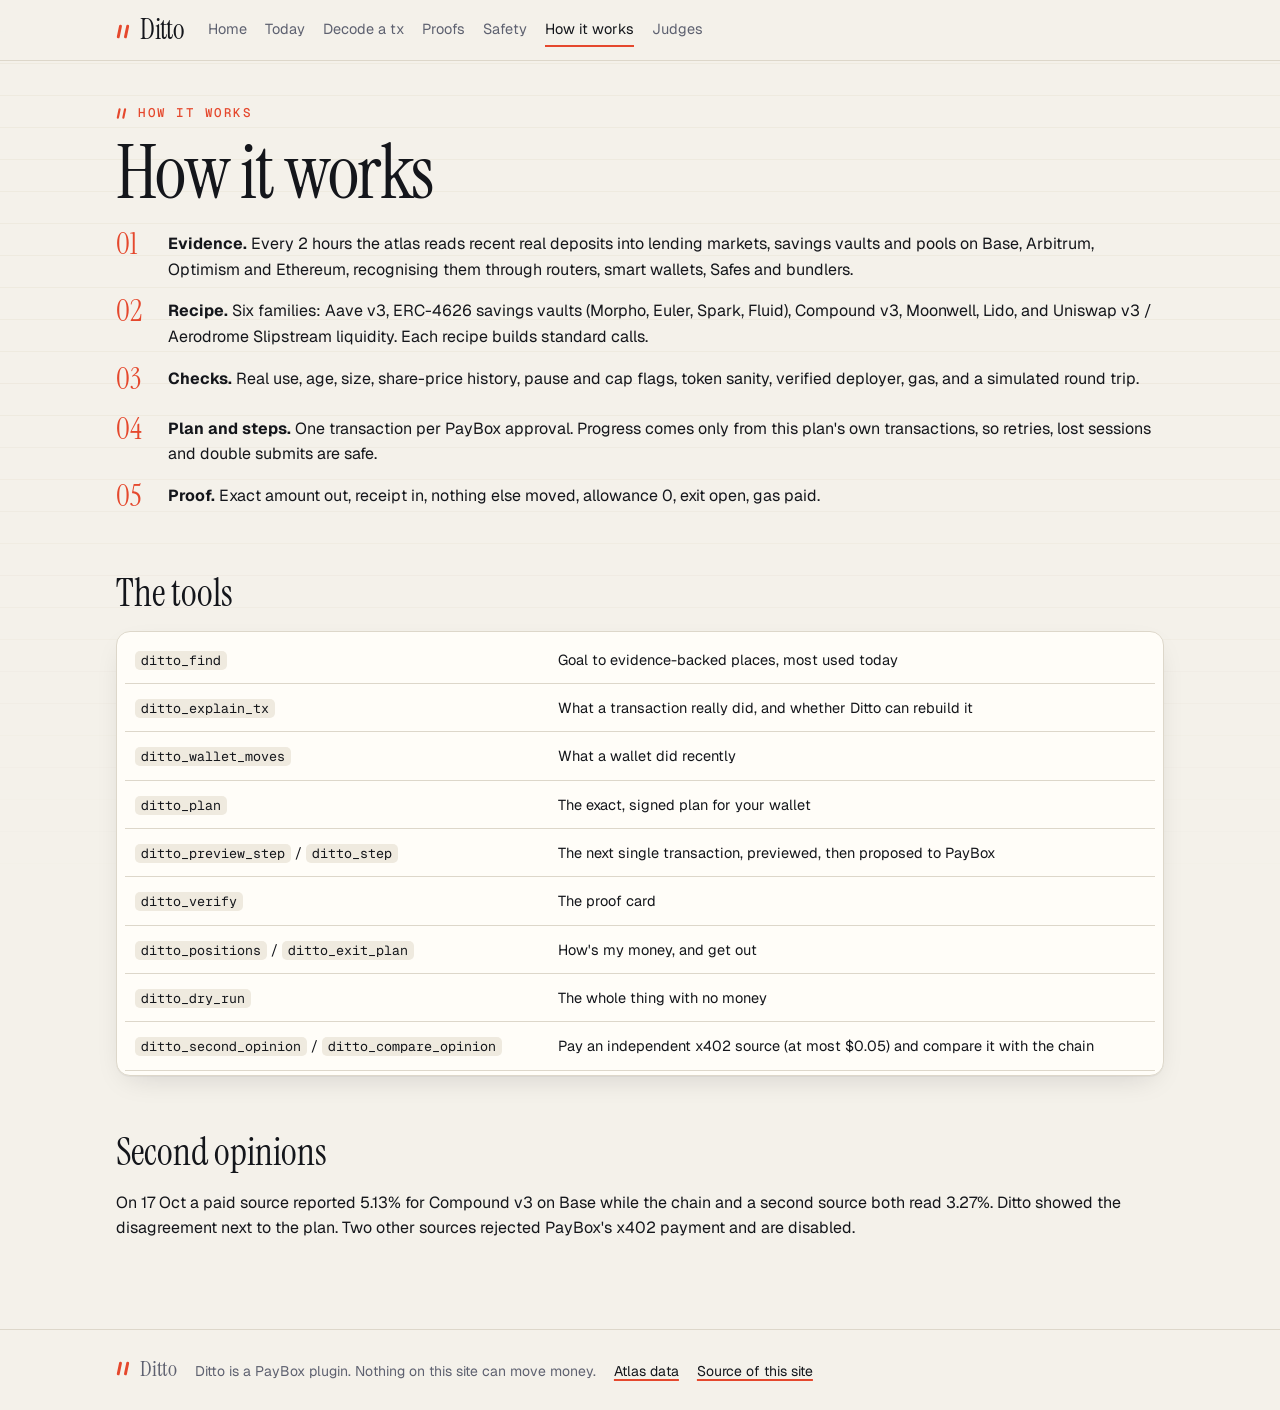
<file: site/how.html>
<!doctype html><html lang="en"><head><script>document.documentElement.classList.add("js")</script><meta charset="utf-8"><meta name="viewport" content="width=device-width,initial-scale=1">
<title>How Ditto works</title><meta name="description" content="Evidence, recipe, checks, exit, proof: how Ditto turns real onchain moves into safe plans for your agent.">
<meta property="og:title" content="How Ditto works"><meta property="og:description" content="Evidence, recipe, checks, exit, proof: how Ditto turns real onchain moves into safe plans for your agent."><meta property="og:image" content="https://jennycruzy.github.io/ditto-atlas/og.png"><meta name="twitter:card" content="summary_large_image">
<link rel="preconnect" href="https://fonts.googleapis.com"><link rel="preconnect" href="https://fonts.gstatic.com" crossorigin><link href="https://fonts.googleapis.com/css2?family=Geist:wght@400;500;600;700&family=Geist+Mono:wght@400;500;600&family=Instrument+Serif:ital@0;1&display=swap" rel="stylesheet">
<link rel="stylesheet" href="style.css"></head>
<body data-page="how"><header class="top"><div class="wrap"><a class="brand" href="index.html"><span class="mark"><svg class="dm" viewBox="0 0 20 16" aria-hidden="true"><path d="M5 2 L2.5 14 M13 2 L10.5 14" stroke="currentColor" stroke-width="3.2" stroke-linecap="round" fill="none"/></svg></span>Ditto</a><nav class="links" aria-label="Main"><a href="index.html">Home</a><a href="today.html">Today</a><a href="tx.html">Decode a tx</a><a href="proofs.html">Proofs</a><a href="safety.html">Safety</a><a href="how.html" aria-current="page">How it works</a><a href="judges.html">Judges</a></nav></div></header>
<main><div class="wrap">
<p class="eyebrow">How it works</p><h1>How it works</h1>
<ol class="steps"><li><strong>Evidence.</strong> Every 2 hours the atlas reads recent real deposits into lending markets, savings vaults and pools on Base, Arbitrum, Optimism and Ethereum, recognising them through routers, smart wallets, Safes and bundlers.</li>
<li><strong>Recipe.</strong> Six families: Aave v3, ERC-4626 savings vaults (Morpho, Euler, Spark, Fluid), Compound v3, Moonwell, Lido, and Uniswap v3 / Aerodrome Slipstream liquidity. Each recipe builds standard calls.</li>
<li><strong>Checks.</strong> Real use, age, size, share-price history, pause and cap flags, token sanity, verified deployer, gas, and a simulated round trip.</li>
<li><strong>Plan and steps.</strong> One transaction per PayBox approval. Progress comes only from this plan's own transactions, so retries, lost sessions and double submits are safe.</li>
<li><strong>Proof.</strong> Exact amount out, receipt in, nothing else moved, allowance 0, exit open, gas paid.</li></ol>
<h2>The tools</h2><div class="table-wrap card"><table><tbody>
<tr><td><code>ditto_find</code></td><td>Goal to evidence-backed places, most used today</td></tr>
<tr><td><code>ditto_explain_tx</code></td><td>What a transaction really did, and whether Ditto can rebuild it</td></tr>
<tr><td><code>ditto_wallet_moves</code></td><td>What a wallet did recently</td></tr>
<tr><td><code>ditto_plan</code></td><td>The exact, signed plan for your wallet</td></tr>
<tr><td><code>ditto_preview_step</code> / <code>ditto_step</code></td><td>The next single transaction, previewed, then proposed to PayBox</td></tr>
<tr><td><code>ditto_verify</code></td><td>The proof card</td></tr>
<tr><td><code>ditto_positions</code> / <code>ditto_exit_plan</code></td><td>How's my money, and get out</td></tr>
<tr><td><code>ditto_dry_run</code></td><td>The whole thing with no money</td></tr>
<tr><td><code>ditto_second_opinion</code> / <code>ditto_compare_opinion</code></td><td>Pay an independent x402 source (at most $0.05) and compare it with the chain</td></tr></tbody></table></div>
<h2>Second opinions</h2><p>On 17 Oct a paid source reported 5.13% for Compound v3 on Base while the chain and a second source both read 3.27%. Ditto showed the disagreement next to the plan. Two other sources rejected PayBox's x402 payment and are disabled.</p></div></main>
<footer><div class="wrap"><span class="brand"><span class="mark"><svg class="dm" viewBox="0 0 20 16" aria-hidden="true"><path d="M5 2 L2.5 14 M13 2 L10.5 14" stroke="currentColor" stroke-width="3.2" stroke-linecap="round" fill="none"/></svg></span>Ditto</span><span>Ditto is a PayBox plugin. Nothing on this site can move money.</span><a href="atlas/meta.json">Atlas data</a><a href="https://github.com/Jennycruzy/ditto-atlas">Source of this site</a></div></footer>
<script type="module" src="app.js"></script></body></html>
</file>
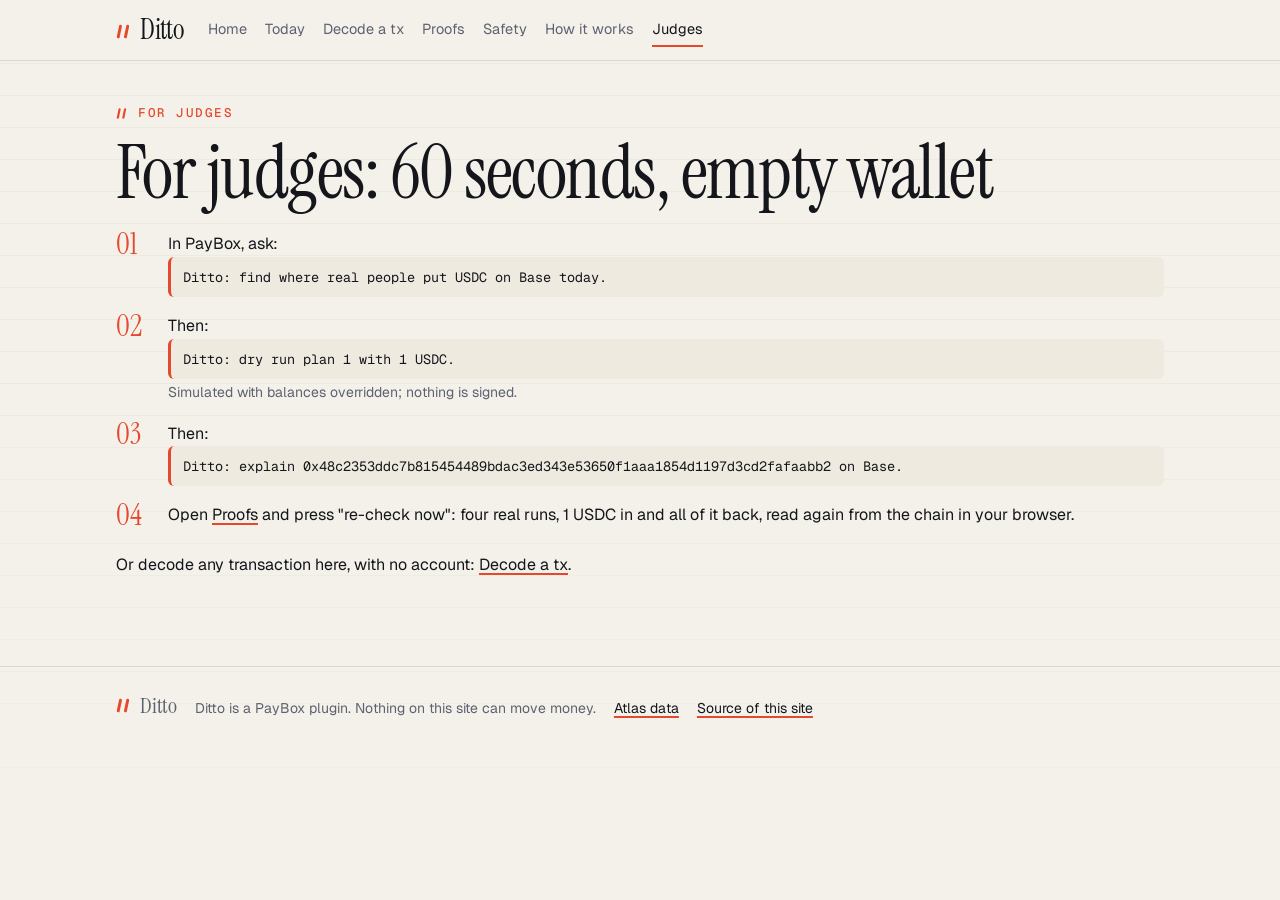
<file: site/judges.html>
<!doctype html><html lang="en"><head><script>document.documentElement.classList.add("js")</script><meta charset="utf-8"><meta name="viewport" content="width=device-width,initial-scale=1">
<title>For judges: a 60-second test</title><meta name="description" content="Test Ditto in 60 seconds with an empty wallet: dry run, decode a transaction, and re-check the live proofs.">
<meta property="og:title" content="For judges: a 60-second test"><meta property="og:description" content="Test Ditto in 60 seconds with an empty wallet: dry run, decode a transaction, and re-check the live proofs."><meta property="og:image" content="https://jennycruzy.github.io/ditto-atlas/og.png"><meta name="twitter:card" content="summary_large_image">
<link rel="preconnect" href="https://fonts.googleapis.com"><link rel="preconnect" href="https://fonts.gstatic.com" crossorigin><link href="https://fonts.googleapis.com/css2?family=Geist:wght@400;500;600;700&family=Geist+Mono:wght@400;500;600&family=Instrument+Serif:ital@0;1&display=swap" rel="stylesheet">
<link rel="stylesheet" href="style.css"></head>
<body data-page="judges"><header class="top"><div class="wrap"><a class="brand" href="index.html"><span class="mark"><svg class="dm" viewBox="0 0 20 16" aria-hidden="true"><path d="M5 2 L2.5 14 M13 2 L10.5 14" stroke="currentColor" stroke-width="3.2" stroke-linecap="round" fill="none"/></svg></span>Ditto</a><nav class="links" aria-label="Main"><a href="index.html">Home</a><a href="today.html">Today</a><a href="tx.html">Decode a tx</a><a href="proofs.html">Proofs</a><a href="safety.html">Safety</a><a href="how.html">How it works</a><a href="judges.html" aria-current="page">Judges</a></nav></div></header>
<main><div class="wrap">
<p class="eyebrow">For judges</p><h1>For judges: 60 seconds, empty wallet</h1>
<ol class="steps"><li>In PayBox, ask: <div class="say">Ditto: find where real people put USDC on Base today.</div></li>
<li>Then: <div class="say">Ditto: dry run plan 1 with 1 USDC.</div><span class="small muted">Simulated with balances overridden; nothing is signed.</span></li>
<li>Then: <div class="say">Ditto: explain 0x48c2353ddc7b815454489bdac3ed343e53650f1aaa1854d1197d3cd2fafaabb2 on Base.</div></li>
<li>Open <a href="proofs.html">Proofs</a> and press "re-check now": four real runs, 1 USDC in and all of it back, read again from the chain in your browser.</li></ol>
<p>Or decode any transaction here, with no account: <a href="tx.html">Decode a tx</a>.</p></div></main>
<footer><div class="wrap"><span class="brand"><span class="mark"><svg class="dm" viewBox="0 0 20 16" aria-hidden="true"><path d="M5 2 L2.5 14 M13 2 L10.5 14" stroke="currentColor" stroke-width="3.2" stroke-linecap="round" fill="none"/></svg></span>Ditto</span><span>Ditto is a PayBox plugin. Nothing on this site can move money.</span><a href="atlas/meta.json">Atlas data</a><a href="https://github.com/Jennycruzy/ditto-atlas">Source of this site</a></div></footer>
<script type="module" src="app.js"></script></body></html>
</file>
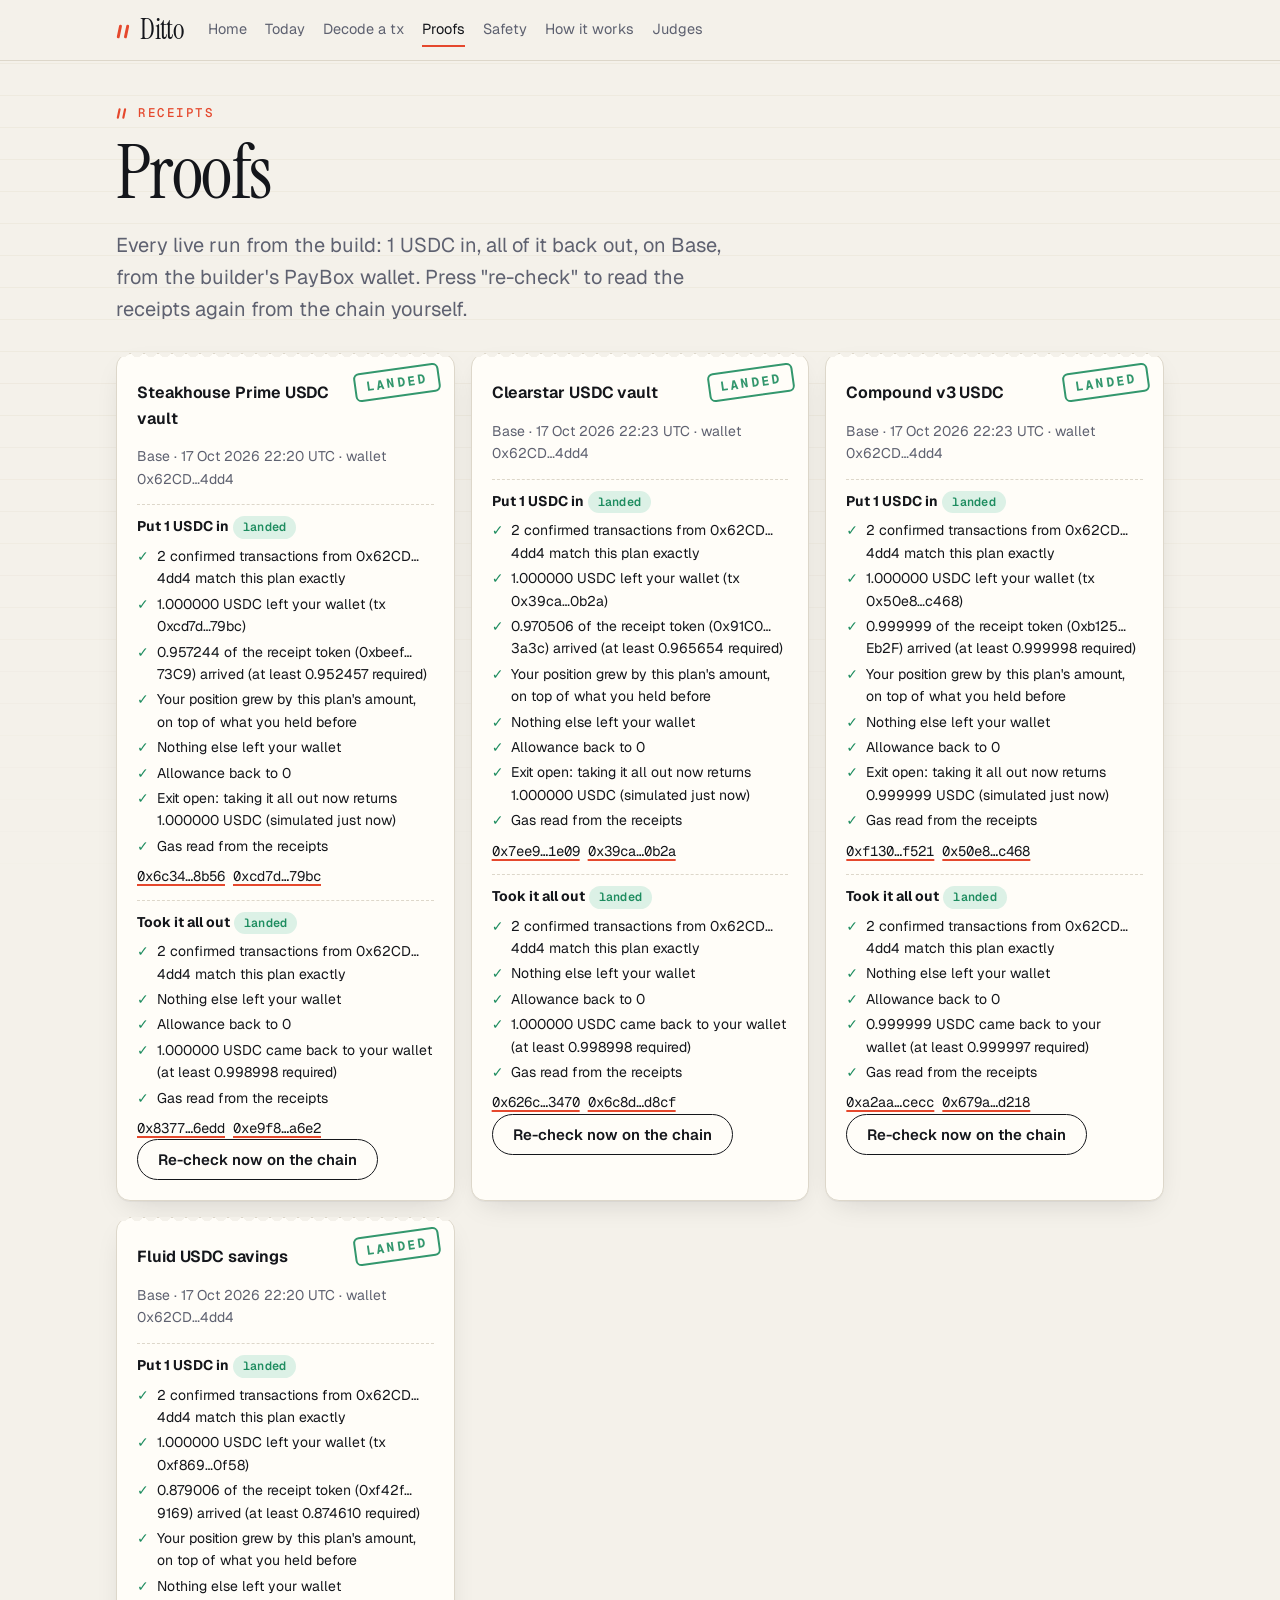
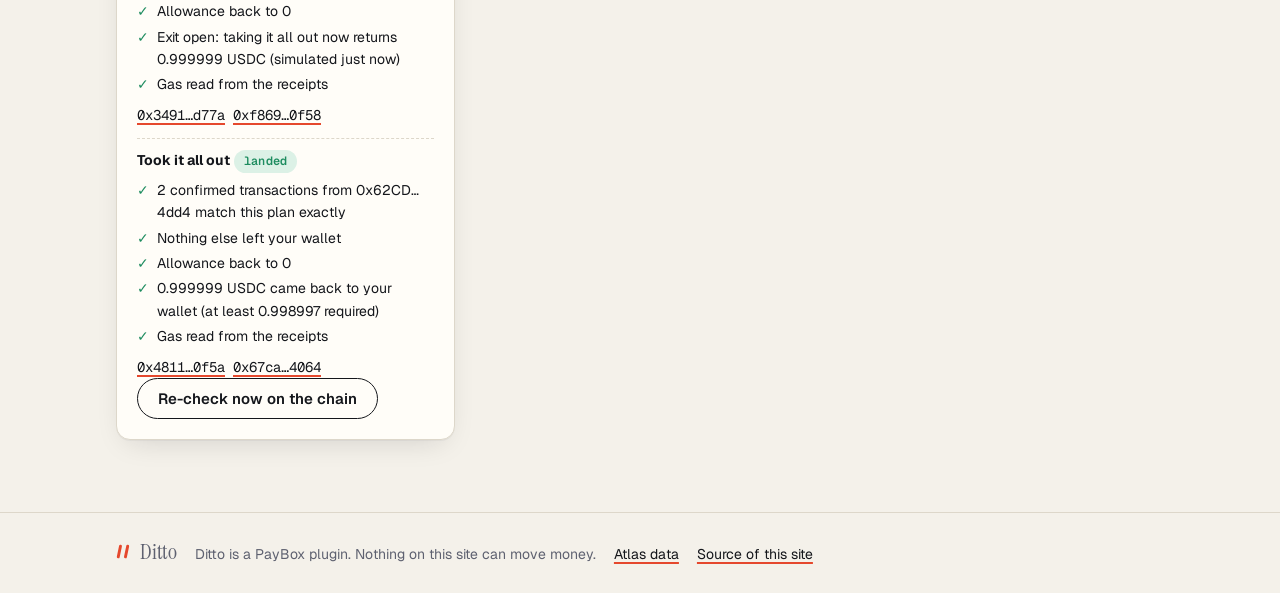
<file: site/proofs.html>
<!doctype html><html lang="en"><head><script>document.documentElement.classList.add("js")</script><meta charset="utf-8"><meta name="viewport" content="width=device-width,initial-scale=1">
<title>Proofs: every real Ditto run</title><meta name="description" content="Every live Ditto transaction from the build, with its proof card and a button that re-checks it on the chain from your browser.">
<meta property="og:title" content="Proofs: every real Ditto run"><meta property="og:description" content="Every live Ditto transaction from the build, with its proof card and a button that re-checks it on the chain from your browser."><meta property="og:image" content="https://jennycruzy.github.io/ditto-atlas/og.png"><meta name="twitter:card" content="summary_large_image">
<link rel="preconnect" href="https://fonts.googleapis.com"><link rel="preconnect" href="https://fonts.gstatic.com" crossorigin><link href="https://fonts.googleapis.com/css2?family=Geist:wght@400;500;600;700&family=Geist+Mono:wght@400;500;600&family=Instrument+Serif:ital@0;1&display=swap" rel="stylesheet">
<link rel="stylesheet" href="style.css"></head>
<body data-page="proofs"><header class="top"><div class="wrap"><a class="brand" href="index.html"><span class="mark"><svg class="dm" viewBox="0 0 20 16" aria-hidden="true"><path d="M5 2 L2.5 14 M13 2 L10.5 14" stroke="currentColor" stroke-width="3.2" stroke-linecap="round" fill="none"/></svg></span>Ditto</a><nav class="links" aria-label="Main"><a href="index.html">Home</a><a href="today.html">Today</a><a href="tx.html">Decode a tx</a><a href="proofs.html" aria-current="page">Proofs</a><a href="safety.html">Safety</a><a href="how.html">How it works</a><a href="judges.html">Judges</a></nav></div></header>
<main><div class="wrap">
<p class="eyebrow">Receipts</p><h1>Proofs</h1><p class="lede">Every live run from the build: 1 USDC in, all of it back out, on Base, from the builder's PayBox wallet. Press "re-check" to read the receipts again from the chain yourself.</p>
<div class="grid" id="proof-list"></div></div></main>
<footer><div class="wrap"><span class="brand"><span class="mark"><svg class="dm" viewBox="0 0 20 16" aria-hidden="true"><path d="M5 2 L2.5 14 M13 2 L10.5 14" stroke="currentColor" stroke-width="3.2" stroke-linecap="round" fill="none"/></svg></span>Ditto</span><span>Ditto is a PayBox plugin. Nothing on this site can move money.</span><a href="atlas/meta.json">Atlas data</a><a href="https://github.com/Jennycruzy/ditto-atlas">Source of this site</a></div></footer>
<script type="module" src="app.js"></script></body></html>
</file>
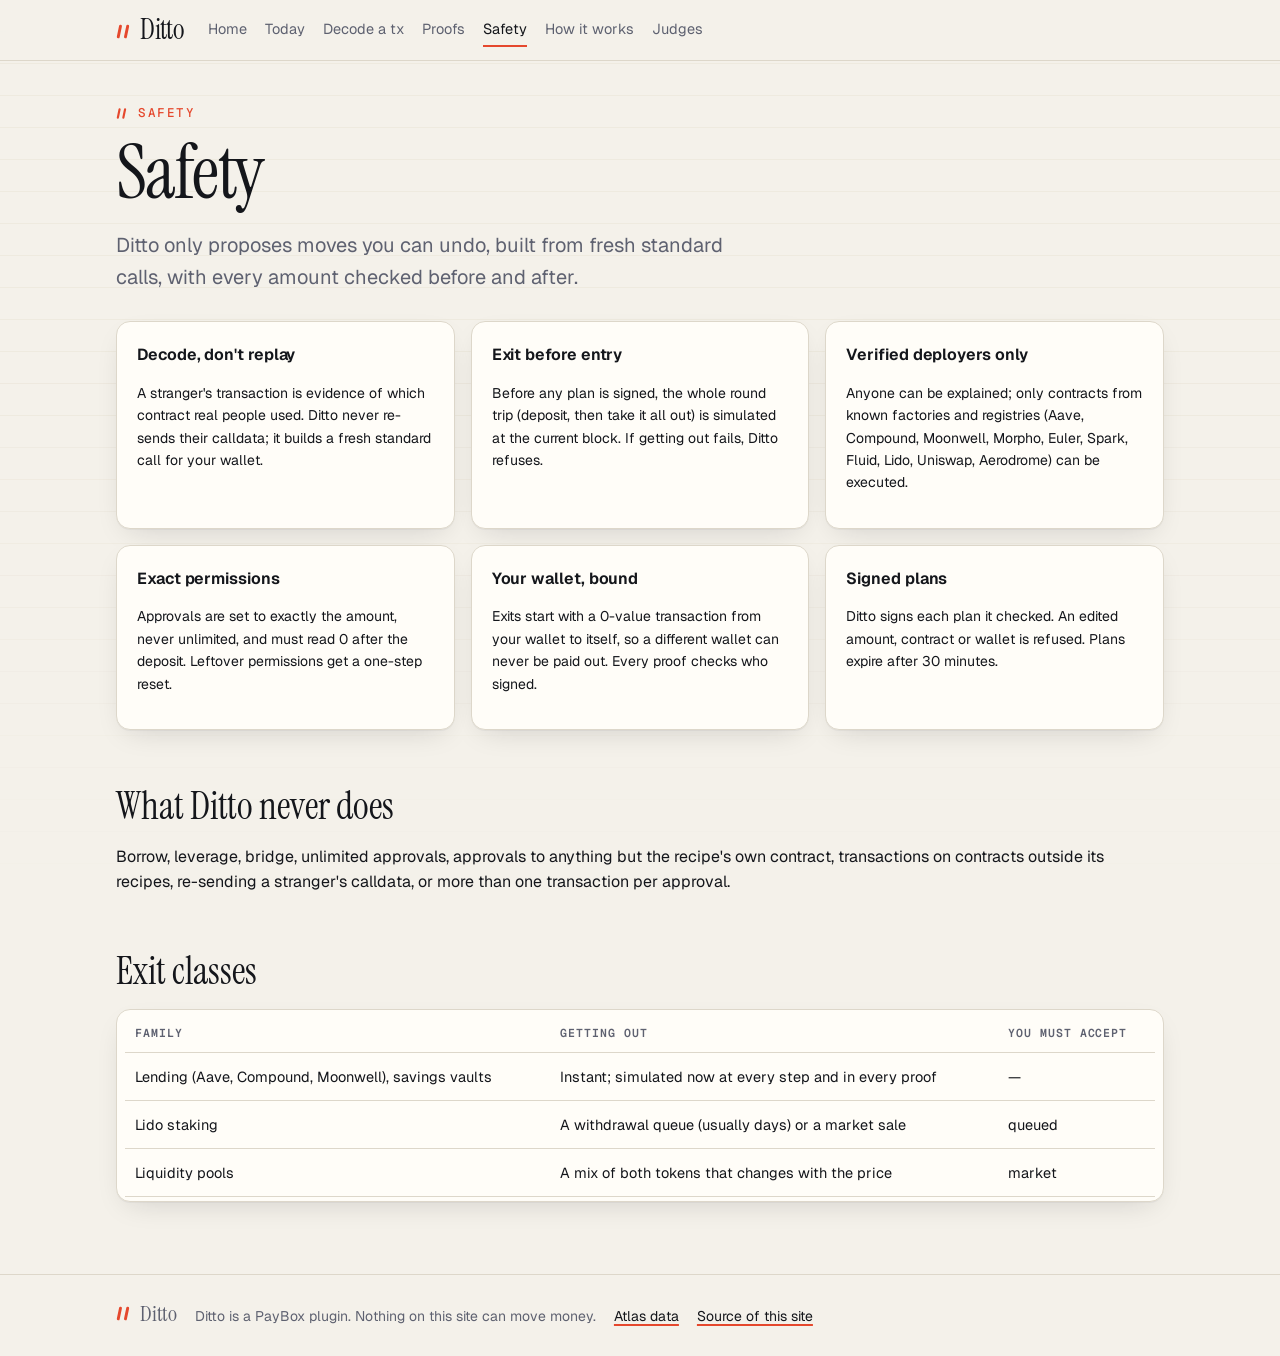
<file: site/safety.html>
<!doctype html><html lang="en"><head><script>document.documentElement.classList.add("js")</script><meta charset="utf-8"><meta name="viewport" content="width=device-width,initial-scale=1">
<title>Safety: what Ditto never does</title><meta name="description" content="Ditto copies the action, never a stranger's calldata. Exit first, exact approvals, verified deployers, wallet binding and a proof for every plan.">
<meta property="og:title" content="Safety: what Ditto never does"><meta property="og:description" content="Ditto copies the action, never a stranger's calldata. Exit first, exact approvals, verified deployers, wallet binding and a proof for every plan."><meta property="og:image" content="https://jennycruzy.github.io/ditto-atlas/og.png"><meta name="twitter:card" content="summary_large_image">
<link rel="preconnect" href="https://fonts.googleapis.com"><link rel="preconnect" href="https://fonts.gstatic.com" crossorigin><link href="https://fonts.googleapis.com/css2?family=Geist:wght@400;500;600;700&family=Geist+Mono:wght@400;500;600&family=Instrument+Serif:ital@0;1&display=swap" rel="stylesheet">
<link rel="stylesheet" href="style.css"></head>
<body data-page="safety"><header class="top"><div class="wrap"><a class="brand" href="index.html"><span class="mark"><svg class="dm" viewBox="0 0 20 16" aria-hidden="true"><path d="M5 2 L2.5 14 M13 2 L10.5 14" stroke="currentColor" stroke-width="3.2" stroke-linecap="round" fill="none"/></svg></span>Ditto</a><nav class="links" aria-label="Main"><a href="index.html">Home</a><a href="today.html">Today</a><a href="tx.html">Decode a tx</a><a href="proofs.html">Proofs</a><a href="safety.html" aria-current="page">Safety</a><a href="how.html">How it works</a><a href="judges.html">Judges</a></nav></div></header>
<main><div class="wrap">
<p class="eyebrow">Safety</p><h1>Safety</h1><p class="lede">Ditto only proposes moves you can undo, built from fresh standard calls, with every amount checked before and after.</p>
<div class="grid">
<div class="card reveal"><h3>Decode, don't replay</h3><p class="small">A stranger's transaction is evidence of which contract real people used. Ditto never re-sends their calldata; it builds a fresh standard call for your wallet.</p></div>
<div class="card reveal"><h3>Exit before entry</h3><p class="small">Before any plan is signed, the whole round trip (deposit, then take it all out) is simulated at the current block. If getting out fails, Ditto refuses.</p></div>
<div class="card reveal"><h3>Verified deployers only</h3><p class="small">Anyone can be explained; only contracts from known factories and registries (Aave, Compound, Moonwell, Morpho, Euler, Spark, Fluid, Lido, Uniswap, Aerodrome) can be executed.</p></div>
<div class="card reveal"><h3>Exact permissions</h3><p class="small">Approvals are set to exactly the amount, never unlimited, and must read 0 after the deposit. Leftover permissions get a one-step reset.</p></div>
<div class="card reveal"><h3>Your wallet, bound</h3><p class="small">Exits start with a 0-value transaction from your wallet to itself, so a different wallet can never be paid out. Every proof checks who signed.</p></div>
<div class="card reveal"><h3>Signed plans</h3><p class="small">Ditto signs each plan it checked. An edited amount, contract or wallet is refused. Plans expire after 30 minutes.</p></div>
</div>
<h2>What Ditto never does</h2><p>Borrow, leverage, bridge, unlimited approvals, approvals to anything but the recipe's own contract, transactions on contracts outside its recipes, re-sending a stranger's calldata, or more than one transaction per approval.</p>
<h2>Exit classes</h2><div class="table-wrap card"><table><thead><tr><th>Family</th><th>Getting out</th><th>You must accept</th></tr></thead><tbody>
<tr><td>Lending (Aave, Compound, Moonwell), savings vaults</td><td>Instant; simulated now at every step and in every proof</td><td>—</td></tr>
<tr><td>Lido staking</td><td>A withdrawal queue (usually days) or a market sale</td><td>queued</td></tr>
<tr><td>Liquidity pools</td><td>A mix of both tokens that changes with the price</td><td>market</td></tr></tbody></table></div></div></main>
<footer><div class="wrap"><span class="brand"><span class="mark"><svg class="dm" viewBox="0 0 20 16" aria-hidden="true"><path d="M5 2 L2.5 14 M13 2 L10.5 14" stroke="currentColor" stroke-width="3.2" stroke-linecap="round" fill="none"/></svg></span>Ditto</span><span>Ditto is a PayBox plugin. Nothing on this site can move money.</span><a href="atlas/meta.json">Atlas data</a><a href="https://github.com/Jennycruzy/ditto-atlas">Source of this site</a></div></footer>
<script type="module" src="app.js"></script></body></html>
</file>
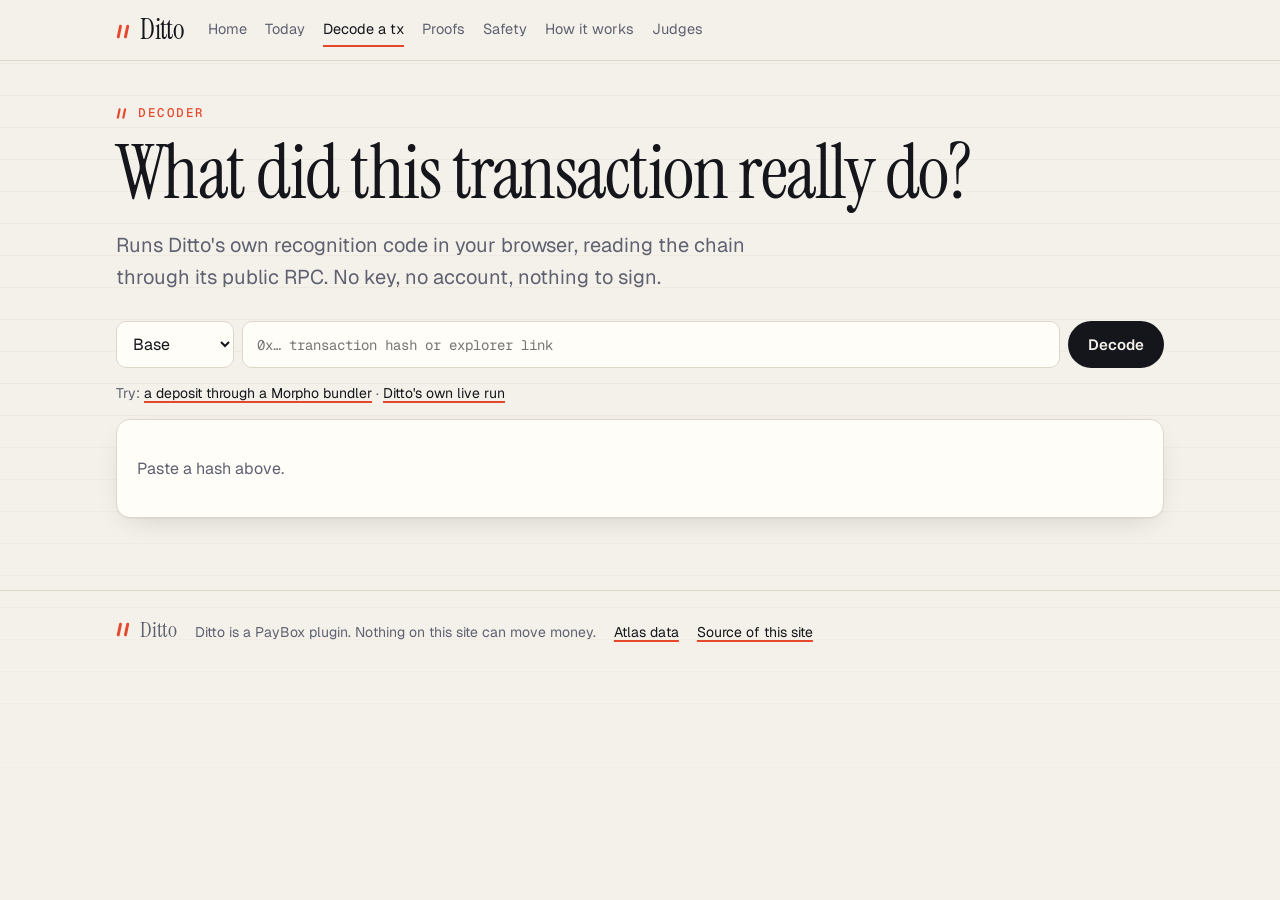
<file: site/tx.html>
<!doctype html><html lang="en"><head><script>document.documentElement.classList.add("js")</script><meta charset="utf-8"><meta name="viewport" content="width=device-width,initial-scale=1">
<title>Decode a transaction</title><meta name="description" content="Paste any transaction: Ditto explains in plain words what it did and whether it can rebuild it for your wallet. Runs in your browser on public RPCs.">
<meta property="og:title" content="Decode a transaction"><meta property="og:description" content="Paste any transaction: Ditto explains in plain words what it did and whether it can rebuild it for your wallet. Runs in your browser on public RPCs."><meta property="og:image" content="https://jennycruzy.github.io/ditto-atlas/og.png"><meta name="twitter:card" content="summary_large_image">
<link rel="preconnect" href="https://fonts.googleapis.com"><link rel="preconnect" href="https://fonts.gstatic.com" crossorigin><link href="https://fonts.googleapis.com/css2?family=Geist:wght@400;500;600;700&family=Geist+Mono:wght@400;500;600&family=Instrument+Serif:ital@0;1&display=swap" rel="stylesheet">
<link rel="stylesheet" href="style.css"></head>
<body data-page="tx"><header class="top"><div class="wrap"><a class="brand" href="index.html"><span class="mark"><svg class="dm" viewBox="0 0 20 16" aria-hidden="true"><path d="M5 2 L2.5 14 M13 2 L10.5 14" stroke="currentColor" stroke-width="3.2" stroke-linecap="round" fill="none"/></svg></span>Ditto</a><nav class="links" aria-label="Main"><a href="index.html">Home</a><a href="today.html">Today</a><a href="tx.html" aria-current="page">Decode a tx</a><a href="proofs.html">Proofs</a><a href="safety.html">Safety</a><a href="how.html">How it works</a><a href="judges.html">Judges</a></nav></div></header>
<main><div class="wrap">
<p class="eyebrow">Decoder</p><h1>What did this transaction really do?</h1><p class="lede">Runs Ditto's own recognition code in your browser, reading the chain through its public RPC. No key, no account, nothing to sign.</p>
<form class="paste" id="decode"><select id="txchain" aria-label="Chain"><option value="base">Base</option><option value="arbitrum">Arbitrum</option><option value="optimism">Optimism</option><option value="ethereum">Ethereum</option></select><input id="txhash" placeholder="0x… transaction hash or explorer link" aria-label="Transaction hash" required><button>Decode</button></form>
<p class="small muted">Try: <a href="tx.html?c=base&h=0x48c2353ddc7b815454489bdac3ed343e53650f1aaa1854d1197d3cd2fafaabb2">a deposit through a Morpho bundler</a> · <a href="tx.html?c=base&h=0xcd7d37eb66921a42d6c2d25c268cd010cfd5fadee1d4a1d32dbcfed1c28879bc">Ditto's own live run</a></p>
<div id="result" class="card" aria-live="polite"><p class="muted">Paste a hash above.</p></div></div></main>
<footer><div class="wrap"><span class="brand"><span class="mark"><svg class="dm" viewBox="0 0 20 16" aria-hidden="true"><path d="M5 2 L2.5 14 M13 2 L10.5 14" stroke="currentColor" stroke-width="3.2" stroke-linecap="round" fill="none"/></svg></span>Ditto</span><span>Ditto is a PayBox plugin. Nothing on this site can move money.</span><a href="atlas/meta.json">Atlas data</a><a href="https://github.com/Jennycruzy/ditto-atlas">Source of this site</a></div></footer>
<script type="module" src="app.js"></script></body></html>
</file>
<file: site/style.css>
/* Ditto: a ditto mark (〃) means "same as above". The site is a ledger: paper, ink, a carbon-copy vermilion. */
:root {
  --paper: #f4f1ea; --surface: #fffdf8; --ink: #14161b; --muted: #5e6170; --line: #ddd7ca; --rule: #e9e3d6;
  --copy: #e5482d; --copy-ink: #ffffff; --copy-soft: #fbe1d9; --ok: #1d8c5f; --ok-soft: #dcf1e6; --bad: #b42318; --warn: #8a5a00;
  --code: #efeadf; --shadow: 0 1px 0 rgba(20,22,27,.04), 0 10px 30px -12px rgba(20,22,27,.18);
  --radius: 14px; --wrap: 1080px;
  --display: "Instrument Serif", Georgia, serif; --sans: "Geist", system-ui, -apple-system, "Segoe UI", sans-serif; --mono: "Geist Mono", ui-monospace, Menlo, monospace;
}
@media (prefers-color-scheme: dark) {
  :root:not([data-theme="light"]) { --paper: #0f1115; --surface: #171a21; --ink: #ecE8df; --muted: #a3a6b2; --line: #2a2e38; --rule: #20242c; --copy: #ff6a4d; --copy-ink: #140b08; --copy-soft: #3a1d17; --ok: #4fd39a; --ok-soft: #12302a; --bad: #ff8a7a; --warn: #f0c060; --code: #1d2129; --shadow: 0 10px 30px -12px rgba(0,0,0,.6); }
}
:root[data-theme="dark"] { --paper: #0f1115; --surface: #171a21; --ink: #ece8df; --muted: #a3a6b2; --line: #2a2e38; --rule: #20242c; --copy: #ff6a4d; --copy-ink: #140b08; --copy-soft: #3a1d17; --ok: #4fd39a; --ok-soft: #12302a; --bad: #ff8a7a; --warn: #f0c060; --code: #1d2129; }
* { box-sizing: border-box; }
html { -webkit-text-size-adjust: 100%; }
body { margin: 0; background: var(--paper); color: var(--ink); font: 16px/1.6 var(--sans); }
/* faint ledger rules behind everything */
body::before { content: ""; position: fixed; inset: 0; z-index: -1; pointer-events: none; background: repeating-linear-gradient(to bottom, transparent 0 31px, var(--rule) 31px 32px); opacity: .55; mask-image: linear-gradient(to bottom, #000 0 40%, transparent 100%); }
a { color: var(--ink); text-decoration-color: var(--copy); text-underline-offset: 3px; text-decoration-thickness: 2px; }
a:hover { color: var(--copy); }
:focus-visible { outline: 3px solid var(--copy); outline-offset: 3px; border-radius: 6px; }
.wrap { max-width: var(--wrap); margin: 0 auto; padding: 0 16px; }

header.top { position: sticky; top: 0; z-index: 10; background: color-mix(in srgb, var(--paper) 86%, transparent); backdrop-filter: blur(8px); border-bottom: 1px solid var(--line); }
header.top .wrap { display: flex; align-items: center; gap: 24px; min-height: 60px; flex-wrap: wrap; }
.brand { display: inline-flex; align-items: baseline; gap: 6px; font: 400 28px/1 var(--display); text-decoration: none; letter-spacing: -.01em; }
.brand .mark { color: var(--copy); display: inline-flex; } .brand .dm { width: 18px; height: 15px; }
.ditto-mark .dm { width: 46px; height: 38px; }
nav.links { display: flex; gap: 18px; flex-wrap: wrap; font-size: 14.5px; }
nav.links a { color: var(--muted); text-decoration: none; padding: 4px 0; border-bottom: 2px solid transparent; }
nav.links a:hover { color: var(--ink); }
nav.links a[aria-current="page"] { color: var(--ink); border-color: var(--copy); }
main { padding: 40px 0 72px; }

h1 { font: 400 clamp(40px, 7vw, 76px)/1.02 var(--display); letter-spacing: -.02em; margin: 0 0 18px; }
h1 em, h2 em { color: var(--copy); font-style: italic; }
h2 { font: 400 clamp(28px, 4vw, 38px)/1.1 var(--display); margin: 56px 0 16px; }
h3 { font-size: 16px; font-weight: 650; margin: 0 0 6px; letter-spacing: -.005em; }
.eyebrow { font: 500 12.5px/1 var(--mono); letter-spacing: .12em; text-transform: uppercase; color: var(--copy); margin: 0 0 14px; display: inline-flex; gap: 8px; align-items: center; }
.eyebrow::before { content: ""; width: 14px; height: 11px; background: currentColor; -webkit-mask: url("data:image/svg+xml,%3Csvg xmlns=%27http://www.w3.org/2000/svg%27 viewBox=%270 0 20 16%27%3E%3Cpath d=%27M5 2 L2.5 14 M13 2 L10.5 14%27 stroke=%27black%27 stroke-width=%273.2%27 stroke-linecap=%27round%27 fill=%27none%27/%3E%3C/svg%3E") center/contain no-repeat; mask: url("data:image/svg+xml,%3Csvg xmlns=%27http://www.w3.org/2000/svg%27 viewBox=%270 0 20 16%27%3E%3Cpath d=%27M5 2 L2.5 14 M13 2 L10.5 14%27 stroke=%27black%27 stroke-width=%273.2%27 stroke-linecap=%27round%27 fill=%27none%27/%3E%3C/svg%3E") center/contain no-repeat; }
.lede { font-size: clamp(17px, 2.2vw, 20px); color: var(--muted); max-width: 640px; margin: 0 0 28px; }
.muted { color: var(--muted); } .small { font-size: 14px; } .mono { font-family: var(--mono); }

.grid { display: grid; gap: 16px; grid-template-columns: repeat(auto-fit, minmax(270px, 1fr)); }
.card { background: var(--surface); border: 1px solid var(--line); border-radius: var(--radius); padding: 20px; min-width: 0; box-shadow: var(--shadow); }
.card.flat { box-shadow: none; }

/* hero */
.hero { display: grid; grid-template-columns: 1.05fr 1fr; gap: 40px; align-items: center; }
@media (max-width: 860px) { .hero { grid-template-columns: 1fr; gap: 28px; } }
.cta { display: flex; gap: 12px; flex-wrap: wrap; }
.copy-demo { position: relative; display: grid; gap: 14px; }
.slip { background: var(--surface); border: 1px solid var(--line); border-radius: var(--radius); padding: 16px 18px; box-shadow: var(--shadow); font-family: var(--mono); font-size: 13.5px; }
.slip .label { font: 600 11px/1 var(--mono); letter-spacing: .12em; text-transform: uppercase; color: var(--muted); margin-bottom: 10px; display: flex; justify-content: space-between; }
.slip .row { display: flex; justify-content: space-between; gap: 12px; padding: 3px 0; border-bottom: 1px dashed var(--line); }
.slip .row:last-child { border: 0; }
.slip .row span:last-child { text-align: right; overflow-wrap: anywhere; }
.slip.yours { border-color: var(--copy); }
.slip.yours .label { color: var(--copy); }
.ditto-mark { justify-self: center; color: var(--copy); height: 44px; display: grid; place-items: center; }
.typed { display: inline-block; min-width: 1ch; }
.tick { display: flex; gap: 8px; align-items: baseline; opacity: 0; transform: translateY(4px); transition: opacity .35s, transform .35s; }
.tick.on { opacity: 1; transform: none; }
.tick::before { content: "✓"; color: var(--ok); font-weight: 700; }
.stamp { position: absolute; right: 14px; bottom: 16px; font: 700 13px/1 var(--mono); letter-spacing: .18em; color: var(--ok); border: 2px solid var(--ok); border-radius: 6px; padding: 6px 10px; transform: rotate(-8deg) scale(1.6); opacity: 0; transition: transform .25s cubic-bezier(.2,1.6,.4,1), opacity .2s; }
.stamp.on { opacity: .92; transform: rotate(-8deg) scale(1); }

/* stats */
.stats { display: grid; grid-template-columns: repeat(auto-fit, minmax(200px, 1fr)); gap: 16px; margin-top: 44px; }
.stat-card { border-top: 2px solid var(--ink); padding-top: 14px; }
.stat { font: 400 56px/1 var(--display); letter-spacing: -.02em; }
.stat-card p { margin: 6px 0 0; color: var(--muted); font-size: 14px; }

.say { font: 13.5px/1.5 var(--mono); background: var(--code); border-left: 3px solid var(--copy); border-radius: 6px; padding: 10px 12px; overflow-wrap: anywhere; }
pre, code { font-family: var(--mono); }
code { background: var(--code); padding: 1px 6px; border-radius: 5px; font-size: .92em; }
pre { background: var(--code); padding: 16px; border-radius: 10px; white-space: pre-wrap; overflow-wrap: anywhere; font-size: 13.5px; line-height: 1.6; margin: 0; }

form.paste { display: flex; gap: 8px; flex-wrap: wrap; }
form.paste input { flex: 1 1 300px; min-width: 0; padding: 12px 14px; border-radius: 10px; border: 1px solid var(--line); background: var(--surface); color: var(--ink); font: 14px var(--mono); }
form.paste select, select { padding: 11px 12px; border-radius: 10px; border: 1px solid var(--line); background: var(--surface); color: var(--ink); font: inherit; }
button, .button { background: var(--ink); color: var(--paper); border: 0; border-radius: 999px; padding: 12px 20px; font: 600 15px/1 var(--sans); cursor: pointer; text-decoration: none; display: inline-flex; align-items: center; gap: 8px; transition: transform .15s, background .15s; }
button:hover, .button:hover { background: var(--copy); color: var(--copy-ink); transform: translateY(-1px); }
.button.ghost, button.ghost { background: transparent; color: var(--ink); border: 1px solid var(--ink); }
.button.ghost:hover, button.ghost:hover { background: var(--ink); color: var(--paper); }
button:disabled { opacity: .55; cursor: progress; transform: none; }

.pill { display: inline-block; padding: 3px 10px; border-radius: 999px; font: 600 12px/1.4 var(--mono); letter-spacing: .02em; }
.pill.ok { color: var(--ok); background: var(--ok-soft); } .pill.bad { color: var(--bad); background: var(--copy-soft); } .pill.warn { color: var(--warn); background: var(--code); }
table { width: 100%; border-collapse: collapse; font-size: 14.5px; }
th, td { text-align: left; padding: 12px 10px; border-bottom: 1px solid var(--line); vertical-align: top; }
th { font: 600 11.5px/1.2 var(--mono); letter-spacing: .08em; text-transform: uppercase; color: var(--muted); }
tbody tr { transition: background .15s; } tbody tr:hover { background: var(--code); }
.table-wrap { overflow-x: auto; padding: 4px 8px; }
.check { margin: 3px 0; display: flex; gap: 8px; }
.check.ok::before { content: "✓"; color: var(--ok); font-weight: 700; }
.check.bad::before { content: "✗"; color: var(--bad); font-weight: 700; }

/* proof cards are receipts: perforated top edge and a stamp */
.receipt { position: relative; padding-top: 26px; }
.receipt::before { content: ""; position: absolute; left: 0; right: 0; top: -1px; height: 10px; background: radial-gradient(circle at 6px -2px, var(--paper) 6px, transparent 6.5px) 0 0 / 14px 10px repeat-x; }
.receipt .stamp { position: absolute; top: 14px; right: 14px; bottom: auto; opacity: .9; transform: rotate(-8deg); }
.receipt h3 { padding-right: 96px; }
.receipt .part { border-top: 1px dashed var(--line); margin-top: 12px; padding-top: 10px; }

.steps { counter-reset: s; list-style: none; padding: 0; margin: 0; display: grid; gap: 14px; }
.steps li { counter-increment: s; position: relative; padding: 2px 0 0 52px; min-height: 36px; }
.steps li::before { content: counter(s, decimal-leading-zero); position: absolute; left: 0; top: 0; font: 400 30px/1 var(--display); color: var(--copy); }
footer { border-top: 1px solid var(--line); padding: 28px 0; color: var(--muted); font-size: 14px; }
footer .wrap { display: flex; gap: 18px; flex-wrap: wrap; align-items: baseline; }
footer .brand { font-size: 22px; }

/* motion: reveal on scroll, count-up; all off when reduced motion is preferred */
.js .reveal { opacity: 0; transform: translateY(14px); transition: opacity .6s ease, transform .6s ease; }
.js .reveal.in { opacity: 1; transform: none; }
@keyframes pulse { 0%, 100% { transform: scale(1); opacity: 1; } 50% { transform: scale(1.18); opacity: .75; } }
.ditto-mark.go { animation: pulse 1.1s ease-in-out infinite; }
.live-dot { width: 8px; height: 8px; border-radius: 50%; background: var(--ok); display: inline-block; margin-right: 6px; box-shadow: 0 0 0 0 var(--ok); animation: ping 1.8s infinite; }
@keyframes ping { 0% { box-shadow: 0 0 0 0 color-mix(in srgb, var(--ok) 60%, transparent); } 100% { box-shadow: 0 0 0 10px transparent; } }
@media (prefers-reduced-motion: reduce) { *, *::before, *::after { animation: none !important; transition: none !important; } .reveal, .tick { opacity: 1; transform: none; } .stamp { opacity: .9; transform: rotate(-8deg); } }
@media (max-width: 640px) {
  header.top .wrap { gap: 10px; padding-top: 8px; }
  nav.links { flex-wrap: nowrap; overflow-x: auto; width: 100%; padding-bottom: 6px; scrollbar-width: none; }
  nav.links a { white-space: nowrap; }
}
</file>
